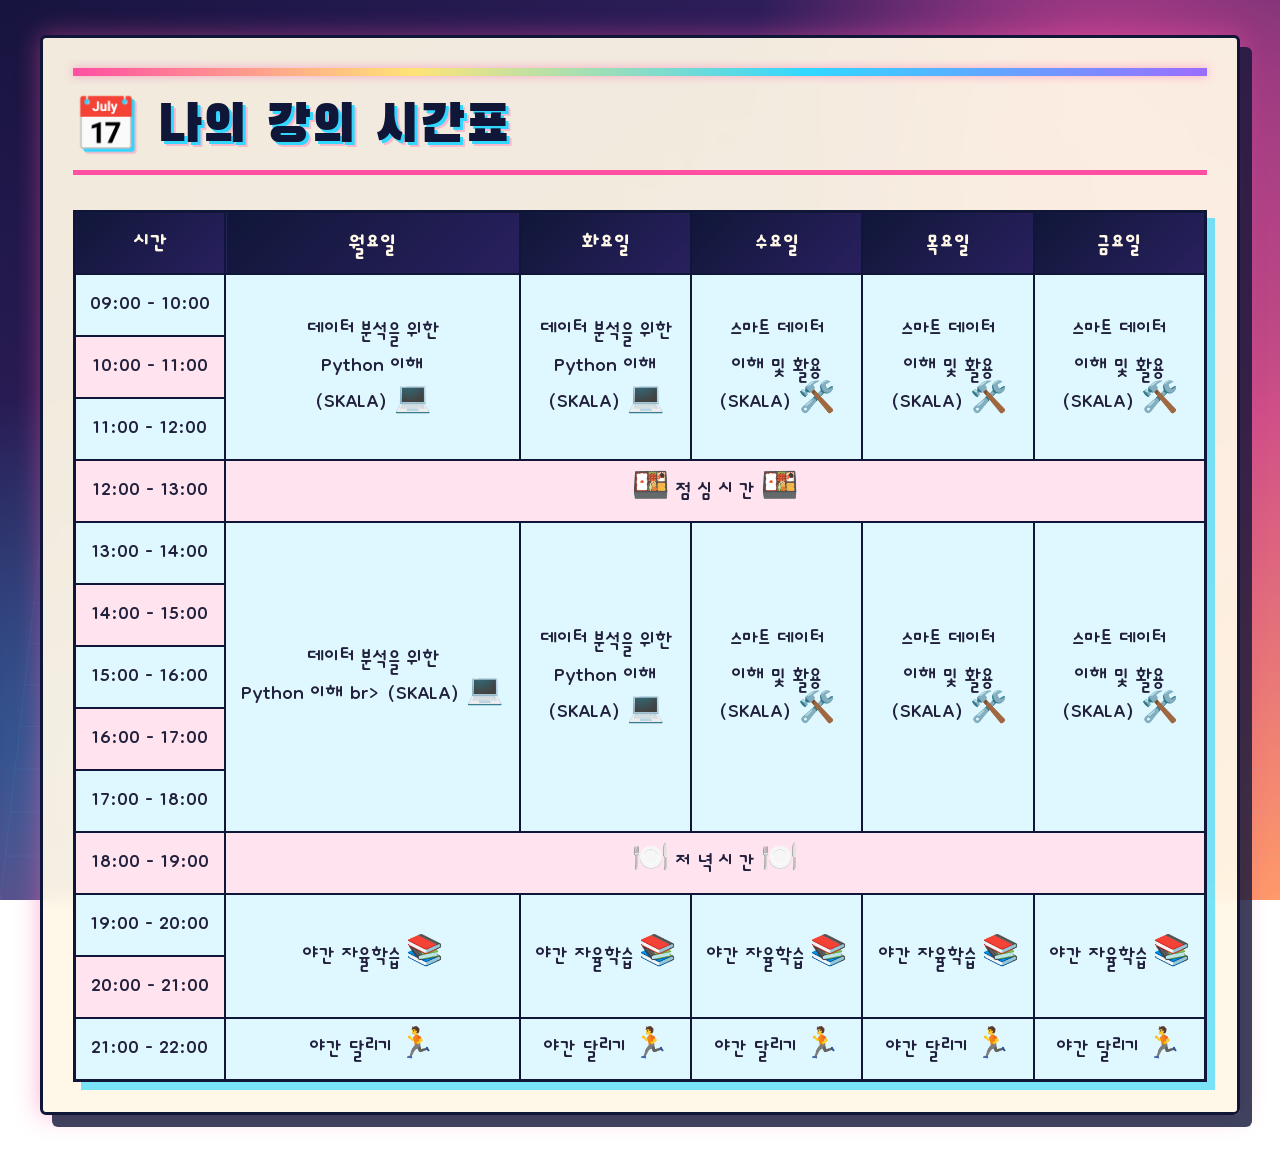
<file: html/myClass.html>
<!DOCTYPE html>
<html lang="ko">
<head>
    <meta charset="UTF-8">
    <meta name="viewport" content="width=device-width, initial-scale=1.0">

    <title>나의 강의 시간표</title>

    <link rel="stylesheet" href="../css/style.css">
</head>

<body>
    <div class="container">

        <h1>📅 나의 강의 시간표</h1>

        <table border="1" cellpadding="7" cellspacing="0">
            <thead>
                <tr bgcolor="#eeeeee">
                    <th>시간</th>
                    <th>월요일</th>
                    <th>화요일</th>
                    <th>수요일</th>
                    <th>목요일</th>
                    <th>금요일</th>
                </tr>
            </thead>

            <tbody>

                <!-- 오전 수업 시작 -->
                <tr>
                    <td>09:00 - 10:00</td>

                    <td rowspan="3">
                        데이터 분석을 위한<br>
                        Python 이해 <br>
                        (SKALA) 💻
                    </td>

                    <td rowspan="3">
                        데이터 분석을 위한<br>
                        Python 이해<br>
                        (SKALA) 💻
                    </td>

                    <td rowspan="3">
                        스마트 데이터<br>
                        이해 및 활용<br>
                        (SKALA) 🛠️
                    </td>

                    <td rowspan="3">
                        스마트 데이터<br>
                        이해 및 활용<br>
                        (SKALA) 🛠️
                    </td>

                    <td rowspan="3">
                        스마트 데이터<br>
                        이해 및 활용<br>
                        (SKALA) 🛠️
                    </td>
                </tr>

                <tr>
                    <td>10:00 - 11:00</td>
                </tr>

                <tr>
                    <td>11:00 - 12:00</td>
                </tr>
                <!-- 오전 수업 끝 -->


                <!-- 점심시간 -->
                <tr align="center" bgcolor="#fff4cc">
                    <td>12:00 - 13:00</td>
                    <td colspan="5">
                        🍱 점 심 시 간 🍱
                    </td>
                </tr>


                <!-- 오후 수업 시작 -->
                <tr>
                    <td>13:00 - 14:00</td>

                    <td rowspan="5">
                        데이터 분석을 위한<br>
                        Python 이해 br>
                        (SKALA) 💻
                    </td>

                    <td rowspan="5">
                        데이터 분석을 위한<br>
                        Python 이해<br>
                        (SKALA) 💻
                    </td>

                    <td rowspan="5">
                        스마트 데이터<br>
                        이해 및 활용<br>
                        (SKALA) 🛠️
                    </td>

                    <td rowspan="5">
                        스마트 데이터<br>
                        이해 및 활용<br>
                        (SKALA) 🛠️
                    </td>

                    <td rowspan="5">
                        스마트 데이터<br>
                        이해 및 활용<br>
                        (SKALA) 🛠️
                    </td>
                </tr>

                <tr>
                    <td>14:00 - 15:00</td>
                </tr>

                <tr>
                    <td>15:00 - 16:00</td>
                </tr>

                <tr>
                    <td>16:00 - 17:00</td>
                </tr>

                <tr>
                    <td>17:00 - 18:00</td>
                </tr>
                <!-- 오후 수업 끝 -->


                <!-- 저녁시간 -->
                <tr align="center" bgcolor="#ffe4cc">
                    <td>18:00 - 19:00</td>
                    <td colspan="5">
                        🍽️ 저 녁 시 간 🍽️
                    </td>
                </tr>


                <!-- 야간 자율학습 시작 -->
                <tr>
                    <td>19:00 - 20:00</td>

                    <td rowspan="2">
                        야간 자율학습 📚
                    </td>

                    <td rowspan="2">
                        야간 자율학습 📚
                    </td>

                    <td rowspan="2">
                        야간 자율학습 📚
                    </td>

                    <td rowspan="2">
                        야간 자율학습 📚
                    </td>

                    <td rowspan="2">
                        야간 자율학습 📚
                    </td>
                </tr>

                <tr>
                    <td>20:00 - 21:00</td>
                </tr>
                <!-- 야간 자율학습 끝 -->


                <!-- 야간 달리기 -->
                <tr>
                    <td>21:00 - 22:00</td>

                    <td>야간 달리기 🏃</td>
                    <td>야간 달리기 🏃</td>
                    <td>야간 달리기 🏃</td>
                    <td>야간 달리기 🏃</td>
                    <td>야간 달리기 🏃</td>
                </tr>

            </tbody>
        </table>

    </div>
</body>
</html>
</file>
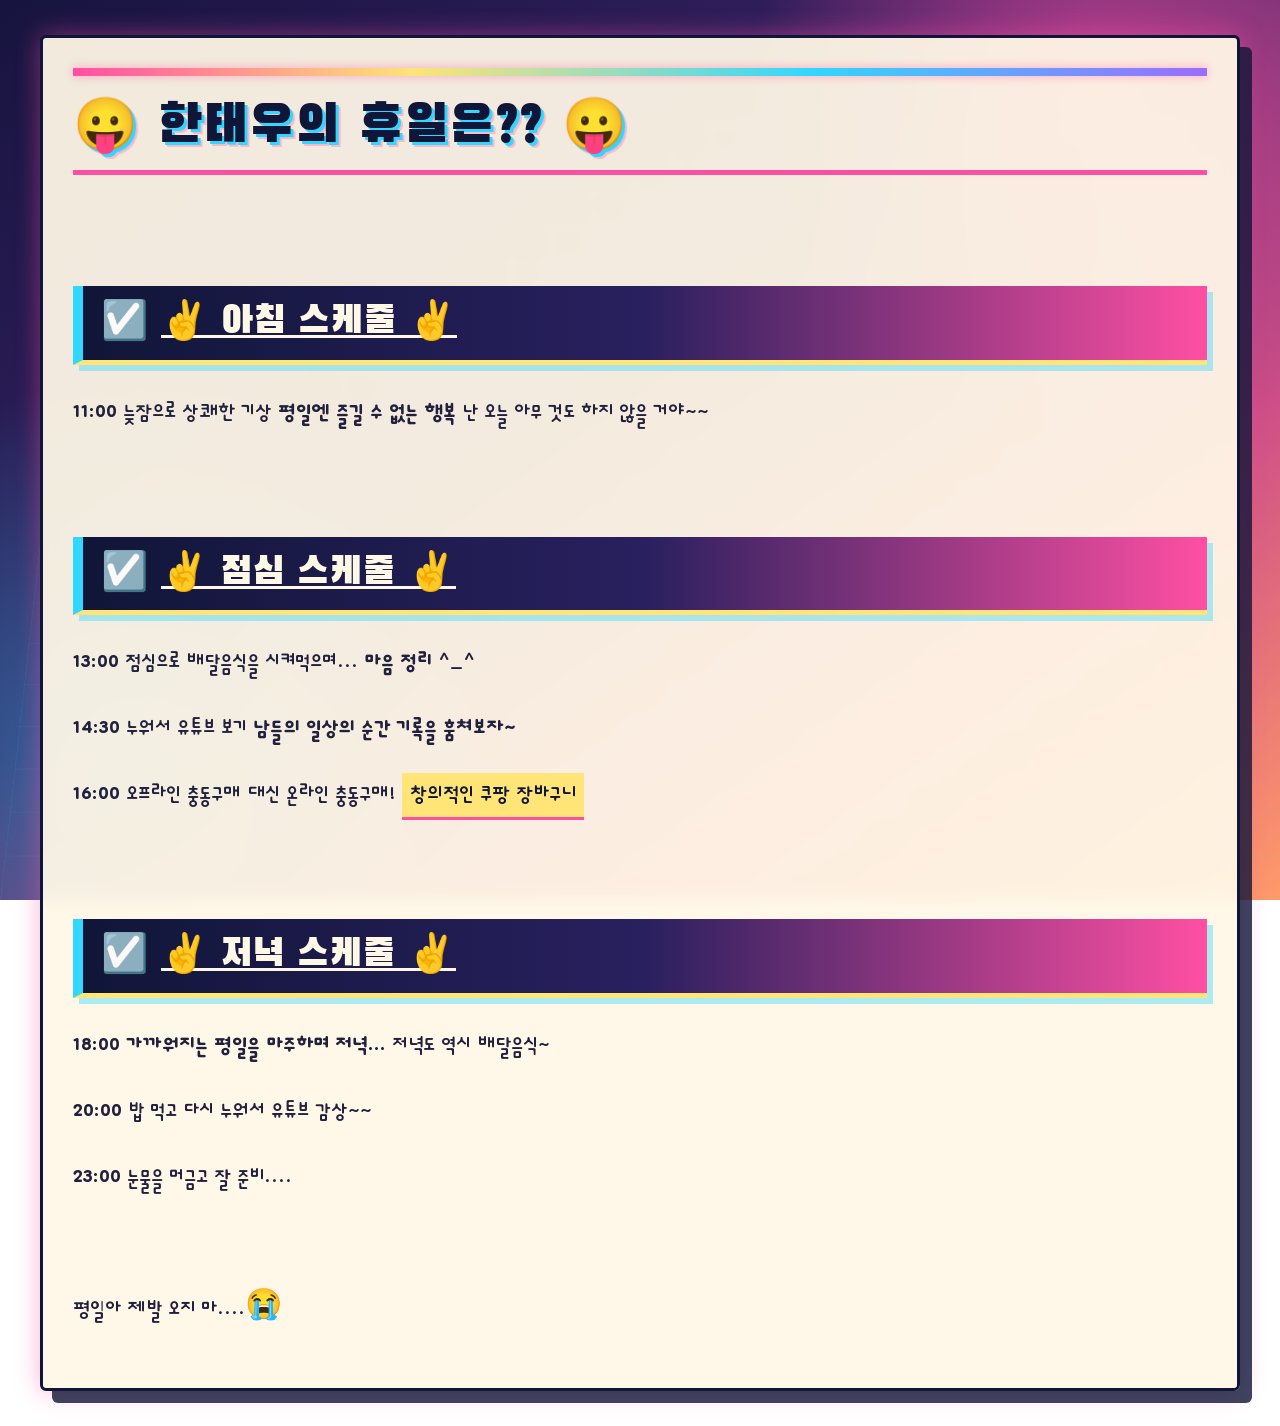
<file: html/myHoliday.html>
<!DOCTYPE html>
<html lang="ko">
<head>
    <meta charset="UTF-8">
    <meta name="viewport" content="width=device-width, initial-scale=1.0">
    <title>태우의 휴일</title>
    <link rel="stylesheet" href="../css/style.css">
</head>
<body>
    <div class="container">

    <h1>😛 한태우의 휴일은?? 😛</h1>
    <br>

    <h2>☑️ <u>✌️ 아침 스케줄 ✌️</u></h2>
    <p><b>11:00</b> 늦잠으로 상쾌한 기상 <b> 평일엔 즐길 수 없는 행복 </b> 난 오늘 아무 것도 하지 않을 거야~~ </p>
    <br>

    <h2>☑️ <u>✌️ 점심 스케줄 ✌️</u></h2>
    <p><b>13:00</b> 점심으로 배달음식을 시켜먹으며... <b>마음 정리 ^_^ </b></p>
    <p><b>14:30</b> 누워서 유튜브 보기 <b> 남들의 일상의 순간 기록을 훔쳐보자~</b></p>
    <p><b>16:00</b> 오프라인 충동구매 대신 온라인 충동구매! <mark> 창의적인 쿠팡 장바구니 </mark></p>
    <br>

    <h2>☑️ <u>✌️ 저녁 스케줄 ✌️</u></h2>
    <p><b>18:00</b><b> 가까워지는 평일을 마주하며 저녁... </b> 저녁도 역시 배달음식~ </p>
    <p><b>20:00</b> 밥 먹고 다시 누워서 유튜브 감상~~ </p>
    <p><b>23:00</b> 눈물을 머금고 잘 준비.... </p>
    <br>

    <p> 평일아 제발 오지 마....😭 </p>

    </div>
</body>
</html>
</file>
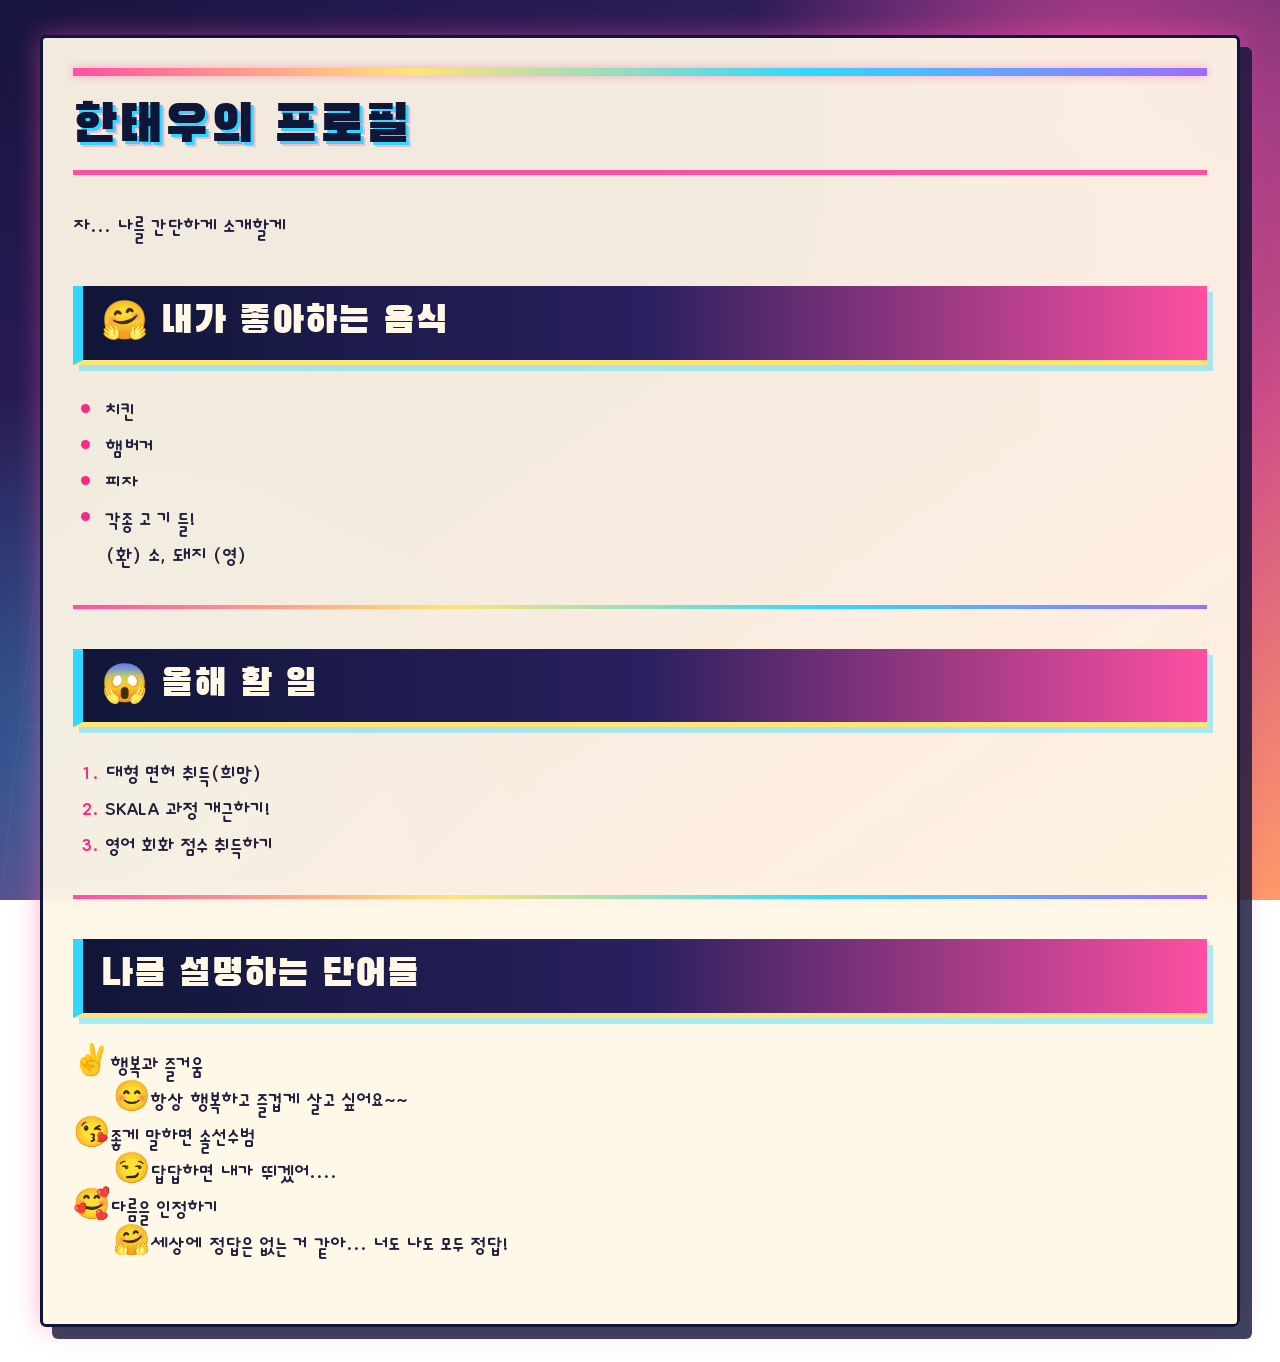
<file: html/myProfile.html>
<!DOCTYPE html>
<html lang="ko">
<head>
    <meta charset="UTF-8">
    <meta name="viewport" content="width=device-width, initial-scale=1.0">
    <title> 한태우의 프로필 </title>
    <link rel="stylesheet" href="../css/style.css">
</head>
<body>
    <div class="container">

    <h1> 한태우의 프로필 </h1>
    <p> 자... 나를 간단하게 소개할게 </p>

    <!-- 1. 내가 좋아하는 음식 (순서 없는 리스트) -->
    <h2>🤗 내가 좋아하는 음식</h2>
    <ul>
        <li> 치킨 </li>
        <li> 햄버거 </li>
        <li> 피자 </li>
        <li> 각종 고 기 들! <br>(환) 소, 돼지 (영) </br></li>
    </ul>

    <hr>

    <!-- 2. 올 해 할 일 (순서 있는 리스트) -->
    <h2>😱 올해 할 일</h2>
    <ol>
        <li> 대형 면허 취득(희망) </li>
        <li> SKALA 과정 개근하기! </li>
        <li> 영어 회화 점수 취득하기 </li>
    </ol>

    <hr>

    <!-- 3. 나를 설명하는 단어들 (정의형 목록) -->
    <h2> 나를 설명하는 단어들 </h2>
    <dl>
        <dt> ✌️행복과 즐거움 </dt>
        <dd> 😊항상 행복하고 즐겁게 살고 싶어요~~ </dd>
        
        <dt> 😘좋게 말하면 솔선수범 </dt>
        <dd> 😏답답하면 내가 뛰겠어.... </dd>
        
        <dt> 🥰다름을 인정하기 </dt>
        <dd> 🤗세상에 정답은 없는 거 같아... 너도 나도 모두 정답! </dd>
    </dl>

    </div>
</body>
</html>
</file>
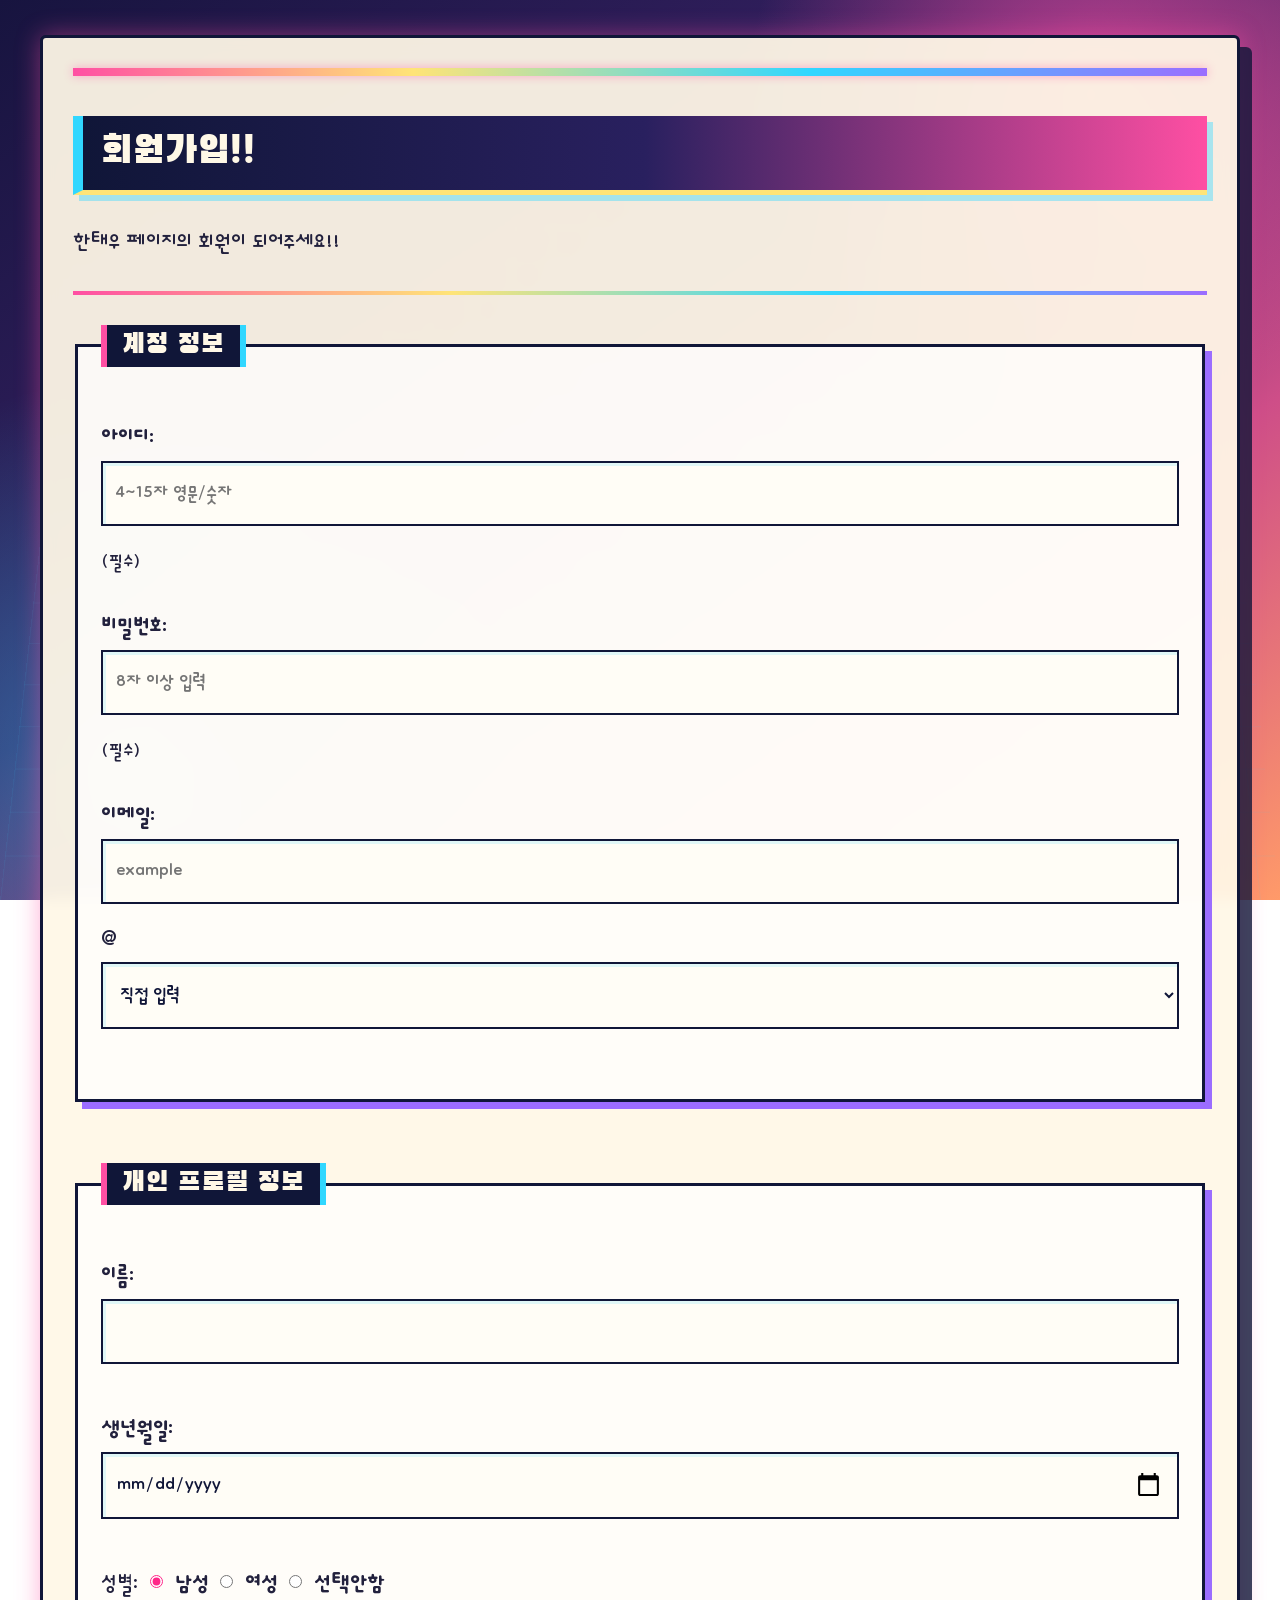
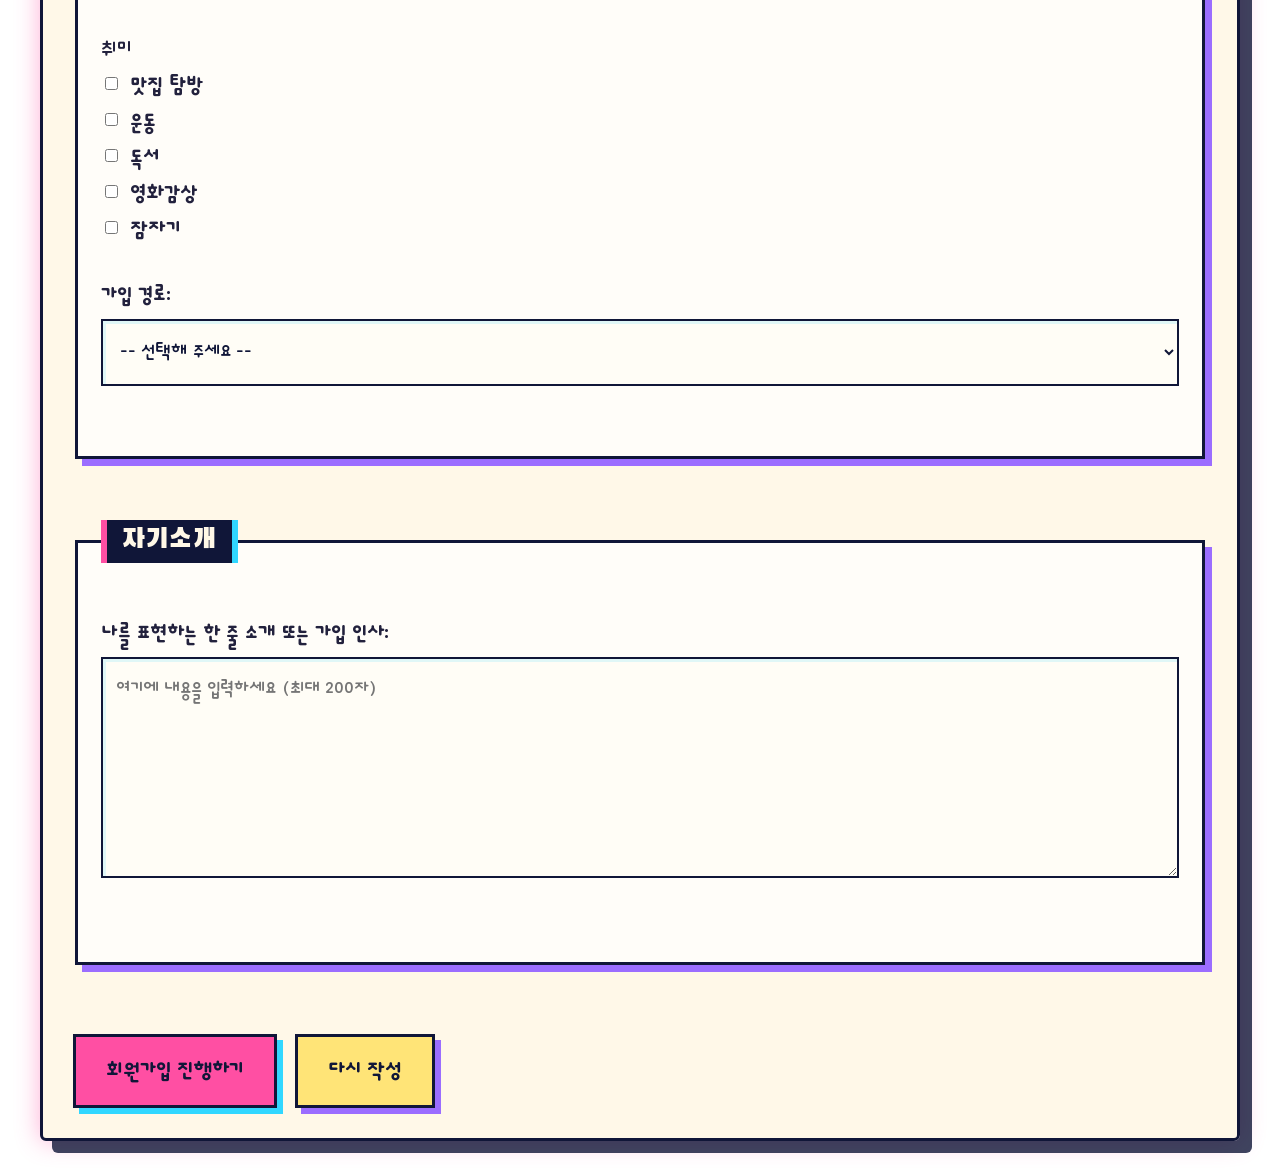
<file: html/signUp.html>
<!DOCTYPE html>
<html lang="ko">
<head>
    <meta charset="UTF-8">
    <meta name="viewport" content="width=device-width, initial-scale=1.0">
    <title>회원가입</title>
    <link rel="stylesheet" href="../css/style.css">
</head>
<body>
    <div class="container">

<h2> 회원가입!! </h2>
    <p> 한태우 페이지의 회원이 되어주세요!! </p>
    <hr>

    <form action="signUpResult.html" method="get">
        
        <fieldset>
            <legend>계정 정보</legend>
            <p>
                <label for="userId">아이디: </label>
                <input type="text" id="userId" name="userId" minlength="4" maxlength="15" required placeholder="4~15자 영문/숫자">
                <small>(필수)</small>
            </p>
            <p>
                <label for="userPw">비밀번호: </label>
                <input type="password" id="userPw" name="userPw" minlength="8" required placeholder="8자 이상 입력">
                <small>(필수)</small>
            </p>
            <p>
                <label for="userEmail">이메일: </label>
                <input type="text" id="userEmail" name="userEmail" placeholder="example">
                @
                <select name="emailDomain">
                    <option value="direct">직접 입력</option>
                    <option value="naver.com">naver.com</option>
                    <option value="gmail.com">gmail.com</option>
                    <option value="daum.net">daum.net</option>
                </select>
            </p>
        </fieldset>

        <br>

        <fieldset>
            <legend>개인 프로필 정보</legend>
            <p>
                <label for="userName">이름: </label>
                <input type="text" id="userName" name="userName" required>
            </p>
            <p>
                <label for="userBirth">생년월일: </label>
                <input type="date" id="userBirth" name="userBirth">
            </p>
            <p>
                성별: 
                <label><input type="radio" name="gender" value="male" checked> 남성</label>
                <label><input type="radio" name="gender" value="female"> 여성</label>
                <label><input type="radio" name="gender" value="none"> 선택안함</label>
            </p>
            <p>
                취미 <br>
                <label><input type="checkbox" name="interest" value="frontend"> 맛집 탐방 </label><br>
                <label><input type="checkbox" name="interest" value="uiux"> 운동 </label><br>
                <label><input type="checkbox" name="interest" value="backend"> 독서 </label><br>
                <label><input type="checkbox" name="interest" value="devops"> 영화감상 </label><br>
                <label><input type="checkbox" name="interest" value="devops"> 잠자기 </label>
            </p>
            
            <p>
                <label for="joinPath"> 가입 경로: </label>
                <select id="joinPath" name="joinPath">
                    <option value="" disabled selected>-- 선택해 주세요 --</option>
                    <option value="search">인터넷 검색</option>
                    <option value="friend">지인 추천</option>
                    <option value="sns">SNS 광고</option>
                    <option value="etc">기타</option>
                </select>
            </p>
        </fieldset>

        <br>

        <fieldset>
            <legend>자기소개</legend>
            <p>
                <label for="intro">나를 표현하는 한 줄 소개 또는 가입 인사:</label><br>
                <textarea id="intro" name="intro" rows="5" cols="50" placeholder="여기에 내용을 입력하세요 (최대 200자)"></textarea>
            </p>
        </fieldset>

        <br>

        <input type="submit" class="btn-submit" value="회원가입 진행하기">
        <input type="reset" class="btn-reset" value="다시 작성">

    </form>

    </div>
</body>
</html>
</file>
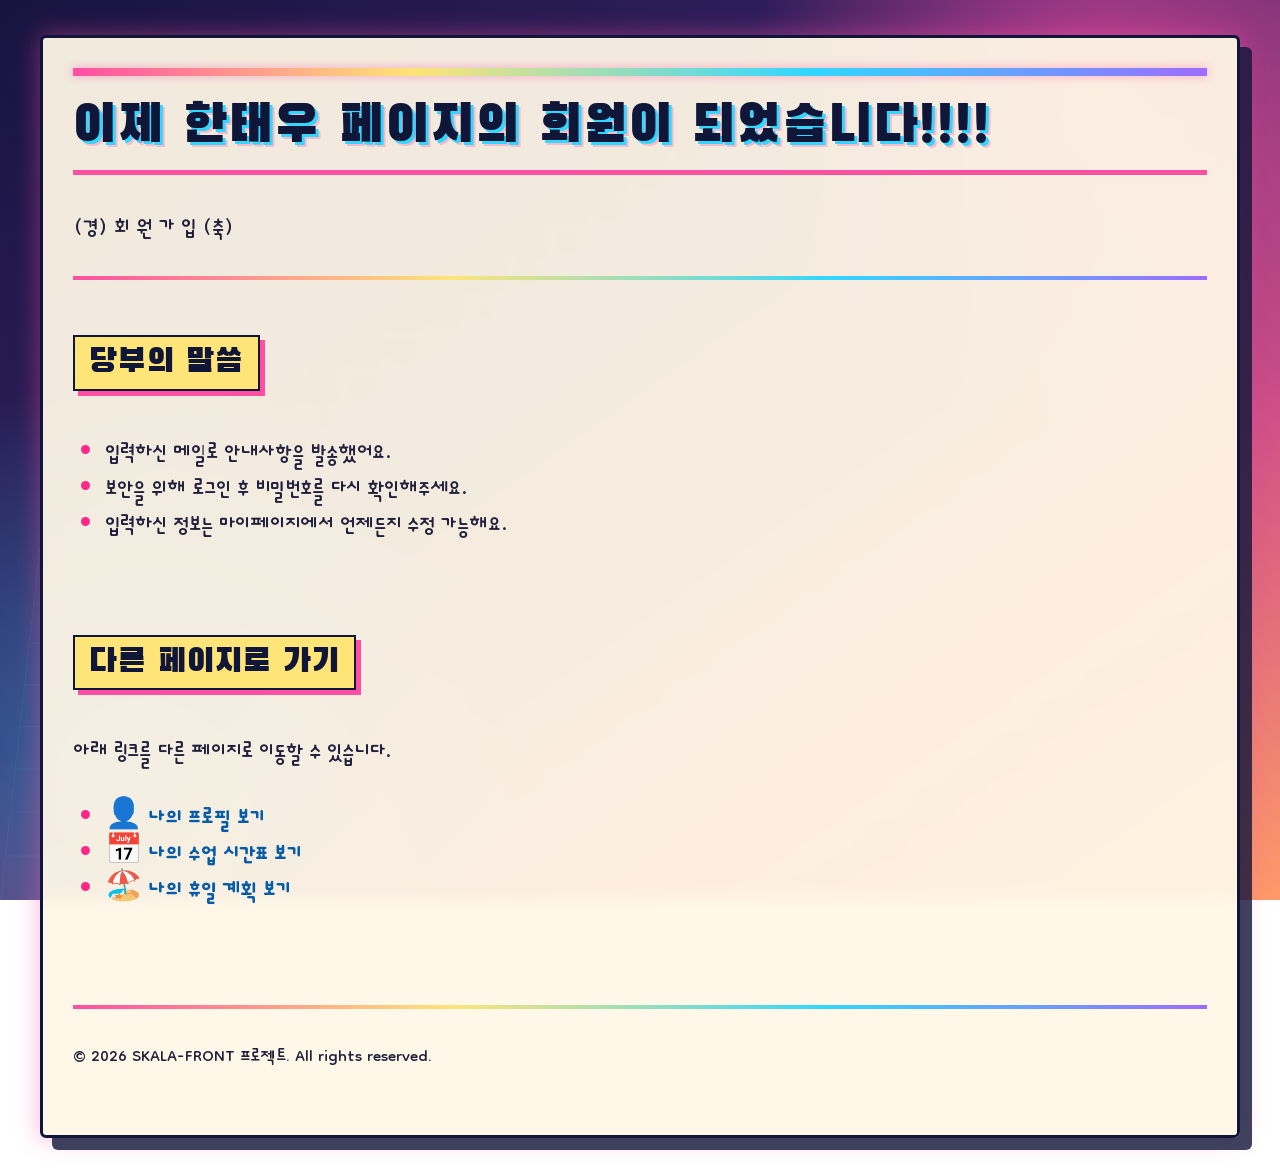
<file: html/signUpResult.html>
<!DOCTYPE html>
<html lang="ko">
<head>
    <meta charset="UTF-8">
    <meta name="viewport" content="width=device-width, initial-scale=1.0">
    <title> 이제 한태우 페이지의 회원이 되었다! </title>
    <link rel="stylesheet" href="../css/style.css">
</head>
<body>
    <div class="container">

    <h1> 이제 한태우 페이지의 회원이 되었습니다!!!! </h1>
    <p> (경) 회 원 가 입  (축)</p>
    <hr>

    <h3> 당부의 말씀 </h3>
    <ul>
        <li> 입력하신 메일로 안내사항을 발송했어요. </li>
        <li> 보안을 위해 로그인 후 비밀번호를 다시 확인해주세요. </li>
        <li> 입력하신 정보는 마이페이지에서 언제든지 수정 가능해요. </li>
    </ul>

    <br>

    <h3> 다른 페이지로 가기 </h3>
    <p>아래 링크를 다른 페이지로 이동할 수 있습니다.</p>
    
    <ul>
        <li><a href="myProfile.html">👤 나의 프로필 보기</a></li>
        <li><a href="myClass.html">📅 나의 수업 시간표 보기</a></li>
        <li><a href="myHoliday.html">🏖️ 나의 휴일 계획 보기</a></li>
    </ul>

    <br>
    <hr>
    <p><small>© 2026 SKALA-FRONT 프로젝트. All rights reserved.</small></p>

    </div>
</body>
</html>
</file>
<file: css/style.css>
/* ==========================================================================
   일본 버블경제 · 1980년대 시티팝 스타일
   ========================================================================== */

/* 본문은 귀여운 Dongle, 제목은 굵은 Black Han Sans 사용 */
@import url('https://fonts.googleapis.com/css2?family=Black+Han+Sans&family=Dongle:wght@400;700&display=swap');


/* ==========================================================================
   0. 공통 색상 변수
   ========================================================================== */

:root {
    --night-navy: #101638;
    --deep-purple: #29205f;

    --neon-pink: #ff4fa3;
    --hot-pink: #ff2788;
    --neon-blue: #31d7ff;
    --neon-purple: #9b6dff;
    --sunset-orange: #ff8b5e;
    --bubble-yellow: #ffe477;

    --cream-white: #fff8e7;
    --soft-pink: #ffe3ef;
    --soft-blue: #dff8ff;

    --text-dark: #22213d;
    --text-gray: #58546d;

    --card-background: rgba(255, 248, 231, 0.94);
    --neon-shadow: 0 0 10px rgba(255, 79, 163, 0.45);
}


/* ==========================================================================
   1. 전체 페이지 기본 설정
   ========================================================================== */

* {
    box-sizing: border-box;
}

html {
    scroll-behavior: smooth;
}

body {
    position: relative;

    min-height: 100vh;
    margin: 0;

    font-family: 'Dongle', sans-serif;
    font-size: 30px;
    line-height: 1.2;

    color: var(--text-dark);

    /*
       보라색 도시 야경과 주황색 노을을 섞은
       일본 시티팝 스타일 배경
    */
    background:
        radial-gradient(
            circle at 85% 10%,
            rgba(255, 79, 163, 0.65),
            transparent 25%
        ),
        radial-gradient(
            circle at 10% 85%,
            rgba(49, 215, 255, 0.4),
            transparent 28%
        ),
        linear-gradient(
            145deg,
            #17143f 0%,
            #372164 42%,
            #ce4e88 72%,
            #ff9a69 100%
        );

    background-attachment: fixed;
}

/*
   배경 위에 1980년대 레트로 격자무늬 추가
*/
body::before {
    content: "";

    position: fixed;
    inset: 0;
    z-index: -1;

    pointer-events: none;

    background-image:
        linear-gradient(
            rgba(49, 215, 255, 0.07) 1px,
            transparent 1px
        ),
        linear-gradient(
            90deg,
            rgba(49, 215, 255, 0.07) 1px,
            transparent 1px
        );

    background-size: 45px 45px;

    transform: perspective(500px) rotateX(5deg);
    transform-origin: bottom;
}


/* ==========================================================================
   2. 전체 콘텐츠 컨테이너
   ========================================================================== */

.container {
    position: relative;

    width: calc(100% - 40px);
    max-width: 1200px;

    margin: 35px auto;
    padding: 30px;

    background: rgba(255, 248, 231, 0.94);

    border: 3px solid var(--night-navy);
    border-radius: 6px;

    box-shadow:
        12px 12px 0 rgba(16, 22, 56, 0.8),
        0 0 25px rgba(255, 79, 163, 0.45);

    /*
       유리창 같은 효과
    */
    backdrop-filter: blur(8px);
}


/* 컨테이너 상단 장식선 */
.container::before {
    content: "";

    display: block;

    width: 100%;
    height: 8px;

    margin-bottom: 20px;

    background: linear-gradient(
        90deg,
        var(--neon-pink) 0%,
        var(--bubble-yellow) 30%,
        var(--neon-blue) 65%,
        var(--neon-purple) 100%
    );

    box-shadow: var(--neon-shadow);
}


/* ==========================================================================
   3. 헤더
   ========================================================================== */

header {
    position: relative;
    overflow: hidden;

    margin-bottom: 25px;
    padding: 30px;

    color: var(--cream-white);

    background:
        linear-gradient(
            135deg,
            var(--night-navy),
            var(--deep-purple) 55%,
            #9b3578
        );

    border: 3px solid var(--night-navy);
    border-radius: 4px;

    box-shadow:
        8px 8px 0 var(--neon-pink),
        0 0 18px rgba(49, 215, 255, 0.45);
}


/* 헤더에 태양처럼 보이는 원형 장식 */
header::after {
    content: "";

    position: absolute;
    top: -45px;
    right: -35px;

    width: 180px;
    height: 180px;

    border-radius: 50%;

    background: repeating-linear-gradient(
        to bottom,
        var(--bubble-yellow) 0,
        var(--bubble-yellow) 9px,
        var(--sunset-orange) 10px,
        var(--sunset-orange) 16px
    );

    opacity: 0.9;
}


/* ==========================================================================
   4. 제목 스타일
   ========================================================================== */

h1,
h2,
h3 {
    font-family: 'Black Han Sans', sans-serif;
    font-weight: normal;
}

h1 {
    position: relative;
    z-index: 1;

    margin-top: 0;
    padding-bottom: 12px;

    color: var(--night-navy);

    font-size: 52px;
    letter-spacing: 2px;

    border-bottom: 5px solid var(--neon-pink);

    text-shadow:
        3px 3px 0 var(--neon-blue),
        5px 5px 0 rgba(255, 79, 163, 0.3);
}


/* 메인 페이지 헤더 내부 제목 */
header h1 {
    color: var(--cream-white);

    border-bottom: 4px solid var(--neon-blue);

    text-shadow:
        3px 3px 0 var(--hot-pink),
        6px 6px 0 var(--night-navy);

    animation: fadeInUp 0.8s ease-out forwards;
}

header p {
    position: relative;
    z-index: 1;

    margin-bottom: 0;

    color: var(--soft-blue);

    font-size: 34px;
    letter-spacing: 1px;
}


/* 주요 구역 제목 */
h2 {
    padding: 14px 18px;
    margin-top: 40px;
    margin-bottom: 18px;

    color: var(--cream-white);

    font-size: 38px;
    letter-spacing: 1px;

    background:
        linear-gradient(
            90deg,
            var(--night-navy),
            var(--deep-purple),
            var(--neon-pink)
        );

    border-left: 10px solid var(--neon-blue);
    border-bottom: 5px solid var(--bubble-yellow);

    box-shadow:
        6px 6px 0 rgba(49, 215, 255, 0.4);
}


/* 소제목 */
h3 {
    display: inline-block;

    margin-top: 25px;
    margin-bottom: 15px;
    padding: 6px 14px;

    color: var(--night-navy);

    font-size: 33px;
    letter-spacing: 1px;

    background-color: var(--bubble-yellow);

    border: 2px solid var(--night-navy);

    box-shadow:
        5px 5px 0 var(--neon-pink);
}


/* ==========================================================================
   5. 일반 텍스트 및 링크
   ========================================================================== */

p,
li,
dd,
dt,
label {
    color: var(--text-dark);
}

a {
    color: #075ca8;
    font-weight: bold;
    text-decoration: none;

    transition:
        color 0.25s ease,
        text-shadow 0.25s ease;
}

a:hover {
    color: var(--hot-pink);

    text-decoration: none;

    text-shadow:
        0 0 7px rgba(255, 39, 136, 0.65);
}

mark {
    padding: 0 8px;

    color: var(--night-navy);

    background-color: var(--bubble-yellow);

    border-bottom: 3px solid var(--neon-pink);
}


/* ==========================================================================
   6. 내비게이션 메뉴
   ========================================================================== */

nav {
    margin-bottom: 30px;
    padding: 14px 18px;

    background-color: var(--night-navy);

    border-top: 4px solid var(--neon-pink);
    border-bottom: 4px solid var(--neon-blue);

    box-shadow:
        0 0 15px rgba(49, 215, 255, 0.35);
}

nav h3 {
    margin-top: 0;
}

nav ul {
    display: flex;
    flex-wrap: wrap;

    gap: 13px;

    padding: 0;
    margin: 0;

    list-style: none;
}

nav a {
    display: block;

    padding: 7px 16px;

    color: var(--cream-white);

    background-color: transparent;

    border: 2px solid var(--neon-blue);
    border-radius: 0;

    font-weight: bold;

    transition:
        background-color 0.25s ease,
        color 0.25s ease,
        transform 0.25s ease,
        box-shadow 0.25s ease;
}

nav a:hover {
    color: var(--night-navy);

    background-color: var(--neon-pink);

    border-color: var(--bubble-yellow);

    transform: translateY(-3px);

    box-shadow:
        4px 4px 0 var(--neon-blue),
        0 0 12px rgba(255, 79, 163, 0.7);
}


/* ==========================================================================
   7. 메인 콘텐츠와 사이드바
   ========================================================================== */

.content-wrapper {
    display: flex;

    gap: 30px;
    align-items: flex-start;
}

main {
    flex: 7;

    min-width: 0;
    padding: 20px;

    background-color: rgba(255, 255, 255, 0.55);

    border: 2px solid var(--night-navy);
}

aside {
    flex: 3;

    min-width: 250px;
    padding: 18px;

    background:
        linear-gradient(
            160deg,
            var(--soft-blue),
            var(--soft-pink)
        );

    border: 3px solid var(--night-navy);
    border-radius: 0;

    box-shadow:
        7px 7px 0 var(--neon-purple);
}

aside section {
    margin-bottom: 25px;
}


/* ==========================================================================
   8. 여행 앨범 Grid 및 카드
   ========================================================================== */

.trip-grid-container {
    display: grid;

    grid-template-columns: repeat(3, minmax(0, 1fr));

    gap: 22px;
}

.trip-card {
    position: relative;
    overflow: hidden;

    margin-bottom: 0;
    padding: 17px;

    background-color: var(--card-background);

    border: 3px solid var(--night-navy);
    border-radius: 0;

    box-shadow:
        7px 7px 0 var(--neon-pink);

    transition:
        transform 0.3s ease,
        box-shadow 0.3s ease;
}


/* 카드 상단 레트로 색상선 */
.trip-card::before {
    content: "";

    display: block;

    height: 7px;

    margin: -17px -17px 15px;

    background: linear-gradient(
        90deg,
        var(--neon-pink),
        var(--bubble-yellow),
        var(--neon-blue)
    );
}

.trip-card:hover {
    transform: translateY(-9px) rotate(-0.5deg);

    box-shadow:
        12px 12px 0 var(--neon-blue),
        0 0 18px rgba(255, 79, 163, 0.55);
}

.trip-card img {
    display: block;

    width: 100%;
    max-width: 100%;
    height: 210px;

    margin-bottom: 12px;

    object-fit: cover;

    border: 3px solid var(--night-navy);

    /*
       오래된 필름 사진처럼 약간 진한 색감 적용
    */
    filter: saturate(1.12) contrast(1.03);
}

.trip-card h3 {
    margin-top: 5px;
}


/* ==========================================================================
   9. 시간표 테이블
   ========================================================================== */

table {
    width: 100%;

    margin-top: 20px;

    border-collapse: collapse;

    background-color: var(--cream-white);

    border: 3px solid var(--night-navy);

    box-shadow:
        8px 8px 0 rgba(49, 215, 255, 0.65);
}

th,
td {
    padding: 12px;

    text-align: center;

    border: 2px solid var(--night-navy);
}

th {
    color: var(--cream-white);

    background:
        linear-gradient(
            135deg,
            var(--night-navy),
            var(--deep-purple)
        );

    letter-spacing: 1px;
}

tbody tr:nth-child(even) {
    background-color: var(--soft-pink);
}

tbody tr:nth-child(odd) {
    background-color: var(--soft-blue);
}

tbody tr {
    transition:
        background-color 0.2s ease,
        transform 0.2s ease;
}

tbody tr:hover {
    background-color: var(--bubble-yellow);

    transform: scale(1.005);
}


/* ==========================================================================
   10. 회원가입 Form
   ========================================================================== */

fieldset {
    margin-bottom: 25px;
    padding: 23px;

    background-color: rgba(255, 255, 255, 0.75);

    border: 3px solid var(--night-navy);
    border-radius: 0;

    box-shadow:
        7px 7px 0 var(--neon-purple);
}

legend {
    padding: 5px 15px;

    color: var(--cream-white);

    background-color: var(--night-navy);

    border-left: 6px solid var(--neon-pink);
    border-right: 6px solid var(--neon-blue);

    font-family: 'Black Han Sans', sans-serif;
    font-size: 27px;
    font-weight: normal;
    letter-spacing: 1px;
}

label {
    font-weight: bold;
}

input[type="text"],
input[type="password"],
input[type="email"],
input[type="date"],
select,
textarea {
    width: 100%;

    margin-top: 5px;
    margin-bottom: 17px;
    padding: 11px 13px;

    color: var(--night-navy);

    background-color: #fffdf6;

    border: 2px solid var(--night-navy);
    border-radius: 0;

    outline: none;

    font-family: inherit;
    font-size: 0.9em;

    box-shadow:
        inset 3px 3px 0 rgba(49, 215, 255, 0.15);

    transition:
        border-color 0.2s ease,
        box-shadow 0.2s ease,
        background-color 0.2s ease;
}

input[type="text"]:focus,
input[type="password"]:focus,
input[type="email"]:focus,
input[type="date"]:focus,
select:focus,
textarea:focus {
    background-color: #ffffff;

    border-color: var(--hot-pink);

    box-shadow:
        4px 4px 0 var(--neon-blue),
        0 0 10px rgba(255, 79, 163, 0.4);
}

input[type="radio"],
input[type="checkbox"] {
    width: auto;

    margin-right: 6px;

    accent-color: var(--hot-pink);

    cursor: pointer;
}

textarea {
    min-height: 130px;

    resize: vertical;
}


/* ==========================================================================
   11. 회원가입 및 초기화 버튼
   ========================================================================== */

.btn-submit,
.btn-reset {
    padding: 12px 30px;
    margin-top: 8px;
    margin-right: 12px;

    border: 3px solid var(--night-navy);
    border-radius: 0;

    font-family: 'Dongle', sans-serif;
    font-size: 1em;
    font-weight: bold;

    cursor: pointer;

    transition:
        background-color 0.2s ease,
        color 0.2s ease,
        transform 0.2s ease,
        box-shadow 0.2s ease;
}

.btn-submit {
    color: var(--night-navy);

    background-color: var(--neon-pink);

    box-shadow:
        6px 6px 0 var(--neon-blue);
}

.btn-reset {
    color: var(--night-navy);

    background-color: var(--bubble-yellow);

    box-shadow:
        6px 6px 0 var(--neon-purple);
}

.btn-submit:hover,
.btn-reset:hover {
    color: var(--cream-white);

    background-color: var(--night-navy);

    transform: translateY(-4px);

    box-shadow:
        9px 9px 0 var(--hot-pink);
}

.btn-submit:active,
.btn-reset:active {
    transform: translateY(2px);

    box-shadow:
        3px 3px 0 var(--neon-blue);
}


/* ==========================================================================
   12. JavaScript 버튼 영역
   ========================================================================== */

aside section:last-child {
    display: flex;
    flex-direction: column;
    align-items: center;

    gap: 12px;
}

aside section:last-child button {
    width: 88%;

    padding: 10px 12px;

    color: var(--cream-white);

    background-color: var(--night-navy);

    border: 3px solid var(--night-navy);
    border-radius: 0;

    font-family: 'Dongle', sans-serif;
    font-size: 0.95em;
    font-weight: bold;

    cursor: pointer;

    box-shadow:
        5px 5px 0 var(--neon-pink);

    transition:
        transform 0.2s ease,
        box-shadow 0.2s ease,
        background-color 0.2s ease,
        color 0.2s ease;
}

/* 버튼별 서로 다른 버블경제 색상 */
aside section:last-child button:nth-of-type(2) {
    color: var(--night-navy);

    background-color: var(--neon-blue);

    box-shadow:
        5px 5px 0 var(--neon-purple);
}

aside section:last-child button:nth-of-type(3) {
    color: var(--night-navy);

    background-color: var(--bubble-yellow);

    box-shadow:
        5px 5px 0 var(--neon-pink);
}

aside section:last-child button:nth-of-type(4) {
    color: var(--night-navy);

    background-color: var(--neon-pink);

    box-shadow:
        5px 5px 0 var(--neon-blue);
}

aside section:last-child button:hover {
    color: var(--cream-white);

    background-color: var(--hot-pink);

    transform: translateY(-4px);

    box-shadow:
        8px 8px 0 var(--neon-blue),
        0 0 12px rgba(255, 79, 163, 0.65);
}

aside section:last-child button:active {
    transform: translateY(1px);

    box-shadow:
        3px 3px 0 var(--neon-blue);
}


/* ==========================================================================
   13. 목록 및 구분선
   ========================================================================== */

ul,
ol {
    padding-left: 32px;
}

li::marker {
    color: var(--hot-pink);
}

hr {
    height: 4px;

    margin: 30px 0;

    background: linear-gradient(
        90deg,
        var(--neon-pink),
        var(--bubble-yellow),
        var(--neon-blue),
        var(--neon-purple)
    );

    border: none;
}


/* ==========================================================================
   14. 애니메이션
   ========================================================================== */

@keyframes fadeInUp {
    from {
        opacity: 0;

        transform: translateY(25px);
    }

    to {
        opacity: 1;

        transform: translateY(0);
    }
}

@keyframes neonPulse {
    0%,
    100% {
        box-shadow:
            0 0 6px rgba(255, 79, 163, 0.35);
    }

    50% {
        box-shadow:
            0 0 18px rgba(255, 79, 163, 0.75);
    }
}

.container {
    animation: fadeInUp 0.7s ease-out;
}

nav {
    animation: neonPulse 2.5s ease-in-out infinite;
}


/* 사용자가 애니메이션 감소 설정을 사용하면 움직임 제거 */
@media (prefers-reduced-motion: reduce) {
    *,
    *::before,
    *::after {
        scroll-behavior: auto !important;

        animation-duration: 0.01ms !important;
        animation-iteration-count: 1 !important;

        transition-duration: 0.01ms !important;
    }
}


/* ==========================================================================
   15. 반응형 디자인
   ========================================================================== */

@media (max-width: 900px) {
    .trip-grid-container {
        grid-template-columns: repeat(2, minmax(0, 1fr));
    }

    .content-wrapper {
        gap: 20px;
    }

    main {
        flex: 6;
    }

    aside {
        flex: 4;
    }
}


@media (max-width: 768px) {
    body {
        font-size: 27px;
    }

    .container {
        width: calc(100% - 20px);

        margin: 15px auto;
        padding: 18px;

        box-shadow:
            6px 6px 0 rgba(16, 22, 56, 0.8),
            0 0 15px rgba(255, 79, 163, 0.35);
    }

    header {
        padding: 22px;
    }

    header::after {
        width: 120px;
        height: 120px;

        top: -35px;
        right: -35px;
    }

    h1 {
        font-size: 40px;
    }

    h2 {
        font-size: 32px;
    }

    h3 {
        font-size: 29px;
    }

    nav ul {
        flex-direction: column;

        gap: 10px;
    }

    nav a {
        width: 100%;

        text-align: center;
    }

    .content-wrapper {
        flex-direction: column;
    }

    main,
    aside {
        width: 100%;
        min-width: 0;
    }

    .trip-grid-container {
        grid-template-columns: 1fr;
    }

    .trip-card img {
        height: auto;
    }

    table {
        font-size: 0.85em;
    }

    th,
    td {
        padding: 8px;
    }

    .btn-submit,
    .btn-reset {
        width: 100%;

        margin-right: 0;
        margin-bottom: 12px;
    }
}
</file>
